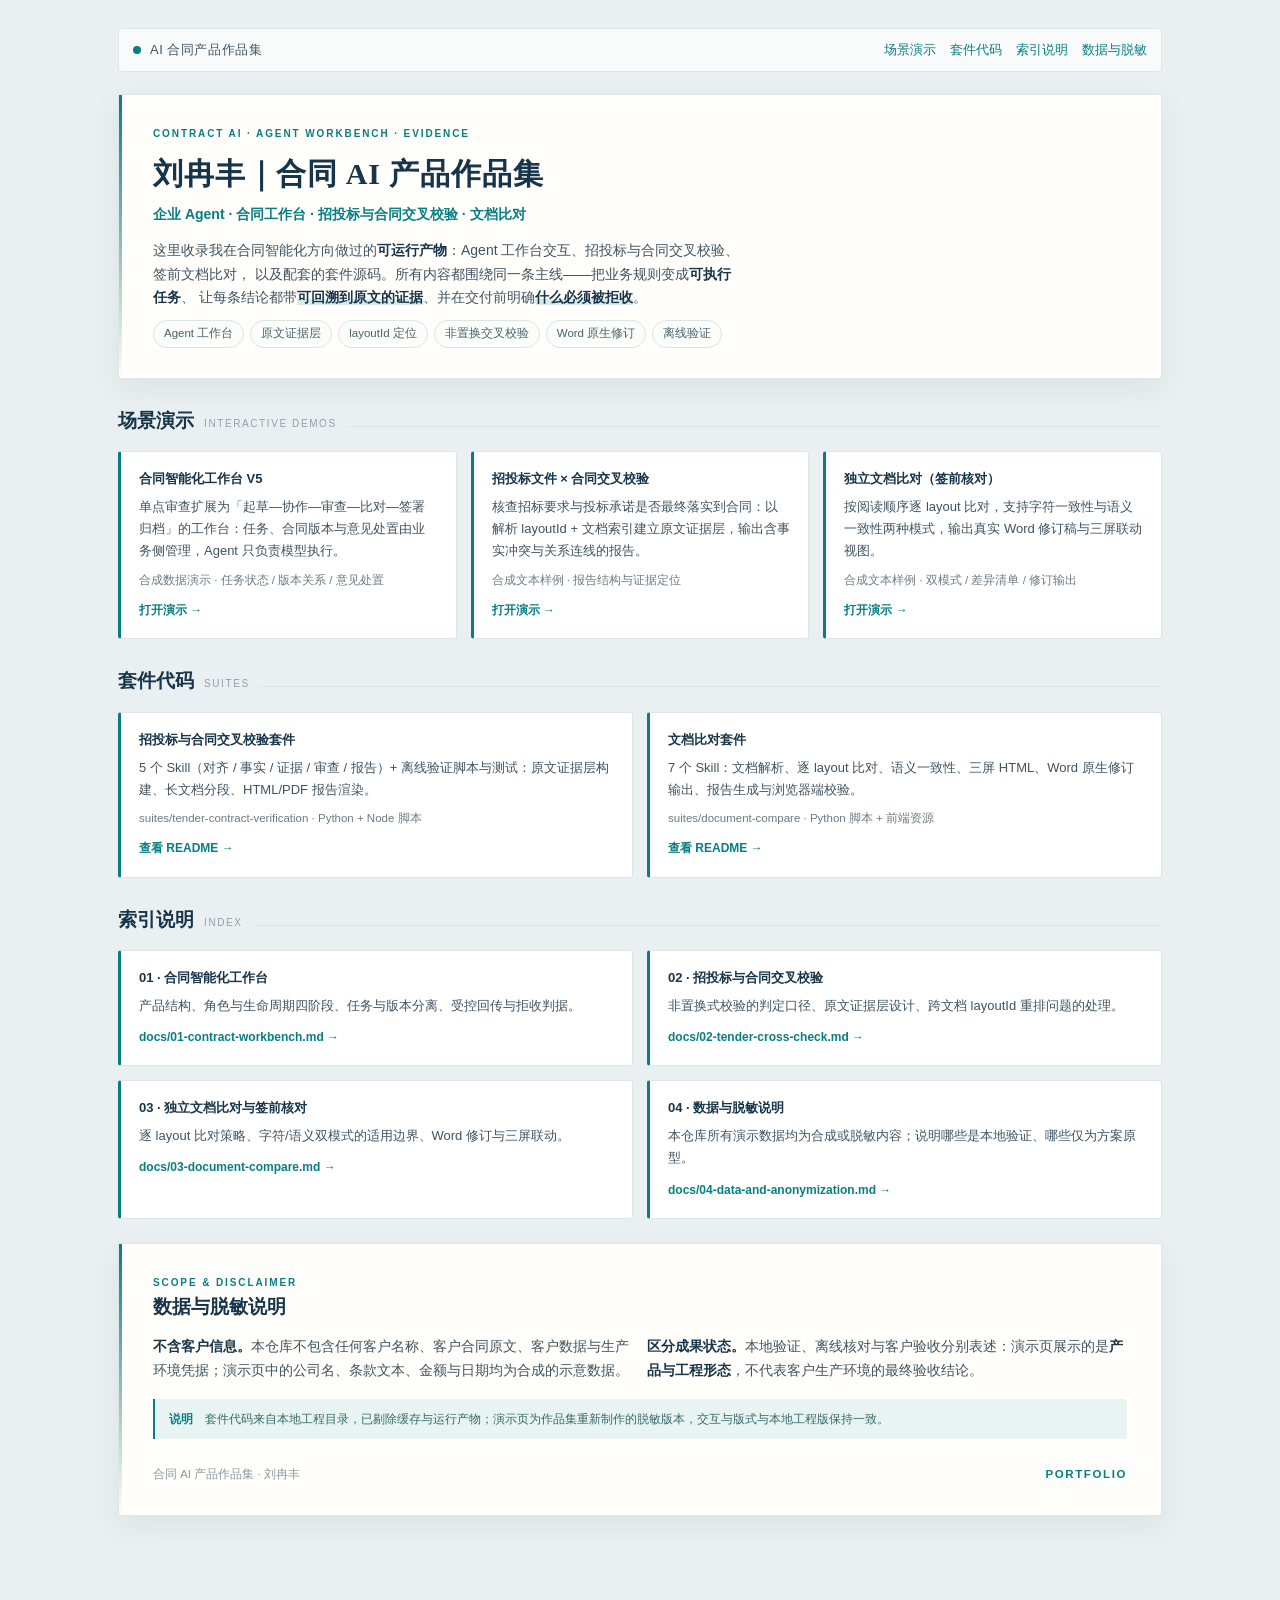
<file: index.html>
<!doctype html>
<html lang="zh-CN">
<head>
<meta charset="utf-8">
<meta name="viewport" content="width=device-width,initial-scale=1">
<title>刘冉丰 · 合同 AI 产品作品集</title>
<link rel="stylesheet" href="assets/portfolio.css">
</head>
<body>
<div class="wrap">

  <div class="topbar">
    <span class="brand">AI 合同产品作品集</span>
    <nav>
      <a href="#demos">场景演示</a>
      <a href="#suites">套件代码</a>
      <a href="#docs">索引说明</a>
      <a href="#scope">数据与脱敏</a>
    </nav>
  </div>

  <section class="sheet">
    <div class="kicker">Contract AI · Agent Workbench · Evidence</div>
    <h1>刘冉丰｜合同 AI 产品作品集</h1>
    <p class="headline">企业 Agent · 合同工作台 · 招投标与合同交叉校验 · 文档比对</p>
    <p class="lead">
      这里收录我在合同智能化方向做过的<strong>可运行产物</strong>：Agent 工作台交互、招投标与合同交叉校验、签前文档比对，
      以及配套的套件源码。所有内容都围绕同一条主线——把业务规则变成<strong>可执行任务</strong>、
      让每条结论都带<span class="hl">可回溯到原文的证据</span>、并在交付前明确<span class="hl">什么必须被拒收</span>。
    </p>
    <div class="chips">
      <span class="chip">Agent 工作台</span>
      <span class="chip">原文证据层</span>
      <span class="chip">layoutId 定位</span>
      <span class="chip">非置换交叉校验</span>
      <span class="chip">Word 原生修订</span>
      <span class="chip">离线验证</span>
    </div>
  </section>

  <div class="section-head" id="demos"><h2>场景演示</h2><span class="en">Interactive demos</span></div>
  <div class="grid cols-3">
    <article class="card">
      <h3>合同智能化工作台 V5</h3>
      <p>单点审查扩展为「起草—协作—审查—比对—签署归档」的工作台：任务、合同版本与意见处置由业务侧管理，Agent 只负责模型执行。</p>
      <span class="meta">合成数据演示 · 任务状态 / 版本关系 / 意见处置</span>
      <a class="more" href="demos/workbench-v5.html">打开演示 →</a>
    </article>
    <article class="card">
      <h3>招投标文件 × 合同交叉校验</h3>
      <p>核查招标要求与投标承诺是否最终落实到合同：以解析 layoutId + 文档索引建立原文证据层，输出含事实冲突与关系连线的报告。</p>
      <span class="meta">合成文本样例 · 报告结构与证据定位</span>
      <a class="more" href="demos/tender-cross-check.html">打开演示 →</a>
    </article>
    <article class="card">
      <h3>独立文档比对（签前核对）</h3>
      <p>按阅读顺序逐 layout 比对，支持字符一致性与语义一致性两种模式，输出真实 Word 修订稿与三屏联动视图。</p>
      <span class="meta">合成文本样例 · 双模式 / 差异清单 / 修订输出</span>
      <a class="more" href="demos/doc-compare.html">打开演示 →</a>
    </article>
  </div>

  <div class="section-head" id="suites"><h2>套件代码</h2><span class="en">Suites</span></div>
  <div class="grid cols-2">
    <article class="card">
      <h3>招投标与合同交叉校验套件</h3>
      <p>5 个 Skill（对齐 / 事实 / 证据 / 审查 / 报告）+ 离线验证脚本与测试：原文证据层构建、长文档分段、HTML/PDF 报告渲染。</p>
      <span class="meta">suites/tender-contract-verification · Python + Node 脚本</span>
      <a class="more" href="suites/tender-contract-verification/README.md">查看 README →</a>
    </article>
    <article class="card">
      <h3>文档比对套件</h3>
      <p>7 个 Skill：文档解析、逐 layout 比对、语义一致性、三屏 HTML、Word 原生修订输出、报告生成与浏览器端校验。</p>
      <span class="meta">suites/document-compare · Python 脚本 + 前端资源</span>
      <a class="more" href="suites/document-compare/README.md">查看 README →</a>
    </article>
  </div>

  <div class="section-head" id="docs"><h2>索引说明</h2><span class="en">Index</span></div>
  <div class="grid cols-2">
    <article class="card">
      <h3>01 · 合同智能化工作台</h3>
      <p>产品结构、角色与生命周期四阶段、任务与版本分离、受控回传与拒收判据。</p>
      <a class="more" href="docs/01-contract-workbench.md">docs/01-contract-workbench.md →</a>
    </article>
    <article class="card">
      <h3>02 · 招投标与合同交叉校验</h3>
      <p>非置换式校验的判定口径、原文证据层设计、跨文档 layoutId 重排问题的处理。</p>
      <a class="more" href="docs/02-tender-cross-check.md">docs/02-tender-cross-check.md →</a>
    </article>
    <article class="card">
      <h3>03 · 独立文档比对与签前核对</h3>
      <p>逐 layout 比对策略、字符/语义双模式的适用边界、Word 修订与三屏联动。</p>
      <a class="more" href="docs/03-document-compare.md">docs/03-document-compare.md →</a>
    </article>
    <article class="card">
      <h3>04 · 数据与脱敏说明</h3>
      <p>本仓库所有演示数据均为合成或脱敏内容；说明哪些是本地验证、哪些仅为方案原型。</p>
      <a class="more" href="docs/04-data-and-anonymization.md">docs/04-data-and-anonymization.md →</a>
    </article>
  </div>

  <section class="sheet" id="scope" style="margin-top:24px">
    <div class="kicker">Scope &amp; disclaimer</div>
    <h2>数据与脱敏说明</h2>
    <div class="grid cols-2">
      <div>
        <p class="lead"><strong>不含客户信息。</strong>本仓库不包含任何客户名称、客户合同原文、客户数据与生产环境凭据；演示页中的公司名、条款文本、金额与日期均为合成的示意数据。</p>
      </div>
      <div>
        <p class="lead"><strong>区分成果状态。</strong>本地验证、离线核对与客户验收分别表述：演示页展示的是<strong>产品与工程形态</strong>，不代表客户生产环境的最终验收结论。</p>
      </div>
    </div>
    <div class="note"><b>说明</b>　套件代码来自本地工程目录，已剔除缓存与运行产物；演示页为作品集重新制作的脱敏版本，交互与版式与本地工程版保持一致。</div>
    <div class="footer">
      <span>合同 AI 产品作品集 · 刘冉丰</span>
      <span class="mark">PORTFOLIO</span>
    </div>
  </section>

</div>
</body>
</html>
</file>
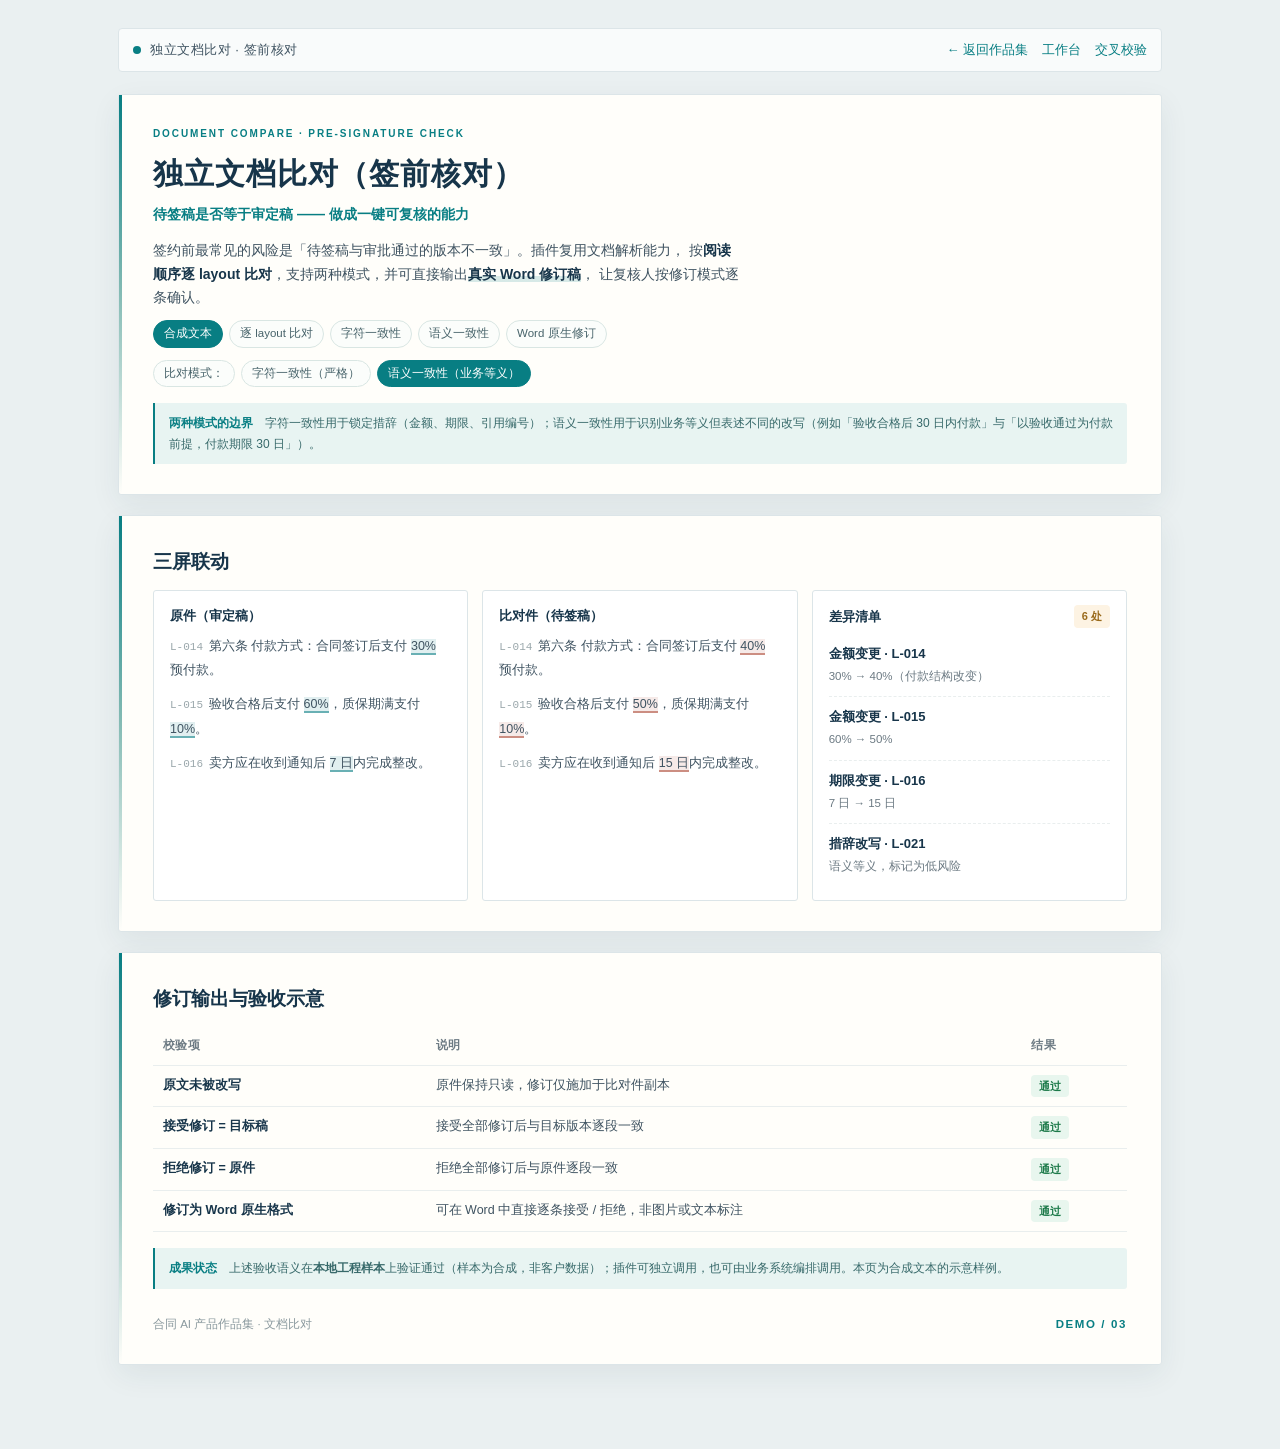
<file: demos/doc-compare.html>
<!doctype html>
<html lang="zh-CN">
<head>
<meta charset="utf-8">
<meta name="viewport" content="width=device-width,initial-scale=1">
<title>独立文档比对（签前核对）· 合成文本样例</title>
<link rel="stylesheet" href="../assets/portfolio.css">
</head>
<body>
<div class="wrap">

  <div class="topbar">
    <span class="brand">独立文档比对 · 签前核对</span>
    <nav>
      <a href="../index.html">← 返回作品集</a>
      <a href="workbench-v5.html">工作台</a>
      <a href="tender-cross-check.html">交叉校验</a>
    </nav>
  </div>

  <section class="sheet">
    <div class="kicker">Document compare · Pre-signature check</div>
    <h1>独立文档比对（签前核对）</h1>
    <p class="headline">待签稿是否等于审定稿 —— 做成一键可复核的能力</p>
    <p class="lead">
      签约前最常见的风险是「待签稿与审批通过的版本不一致」。插件复用文档解析能力，
      按<strong>阅读顺序逐 layout 比对</strong>，支持两种模式，并可直接输出<span class="hl">真实 Word 修订稿</span>，
      让复核人按修订模式逐条确认。
    </p>
    <div class="chips">
      <span class="chip on">合成文本</span>
      <span class="chip">逐 layout 比对</span>
      <span class="chip">字符一致性</span>
      <span class="chip">语义一致性</span>
      <span class="chip">Word 原生修订</span>
    </div>
    <div class="chips" style="margin-top:12px">
      <span class="chip">比对模式：</span>
      <span class="chip">字符一致性（严格）</span>
      <span class="chip on">语义一致性（业务等义）</span>
    </div>
    <div class="note"><b>两种模式的边界</b>　字符一致性用于锁定措辞（金额、期限、引用编号）；语义一致性用于识别业务等义但表述不同的改写（例如「验收合格后 30 日内付款」与「以验收通过为付款前提，付款期限 30 日」）。</div>
  </section>

  <section class="sheet">
    <h2>三屏联动</h2>
    <div class="grid cols-3">
      <div class="panel">
        <h3>原件（审定稿）</h3>
        <div class="doc">
          <p><span class="ln">L-014</span>第六条 付款方式：合同签订后支付 <span class="hit">30%</span> 预付款。</p>
          <p><span class="ln">L-015</span>验收合格后支付 <span class="hit">60%</span>，质保期满支付 <span class="hit">10%</span>。</p>
          <p><span class="ln">L-016</span>卖方应在收到通知后 <span class="hit">7 日</span>内完成整改。</p>
        </div>
      </div>
      <div class="panel">
        <h3>比对件（待签稿）</h3>
        <div class="doc">
          <p><span class="ln">L-014</span>第六条 付款方式：合同签订后支付 <span class="hit conflict">40%</span> 预付款。</p>
          <p><span class="ln">L-015</span>验收合格后支付 <span class="hit conflict">50%</span>，质保期满支付 <span class="hit conflict">10%</span>。</p>
          <p><span class="ln">L-016</span>卖方应在收到通知后 <span class="hit conflict">15 日</span>内完成整改。</p>
        </div>
      </div>
      <div class="panel">
        <h3>差异清单 <span class="badge warn">6 处</span></h3>
        <ul class="list">
          <li><span class="t">金额变更 · L-014</span><span class="s">30% → 40%（付款结构改变）</span></li>
          <li><span class="t">金额变更 · L-015</span><span class="s">60% → 50%</span></li>
          <li><span class="t">期限变更 · L-016</span><span class="s">7 日 → 15 日</span></li>
          <li><span class="t">措辞改写 · L-021</span><span class="s">语义等义，标记为低风险</span></li>
        </ul>
      </div>
    </div>
  </section>

  <section class="sheet">
    <h2>修订输出与验收示意</h2>
    <table class="plain">
      <thead><tr><th>校验项</th><th>说明</th><th>结果</th></tr></thead>
      <tbody>
        <tr><td><strong>原文未被改写</strong></td><td>原件保持只读，修订仅施加于比对件副本</td><td><span class="badge ok">通过</span></td></tr>
        <tr><td><strong>接受修订 = 目标稿</strong></td><td>接受全部修订后与目标版本逐段一致</td><td><span class="badge ok">通过</span></td></tr>
        <tr><td><strong>拒绝修订 = 原件</strong></td><td>拒绝全部修订后与原件逐段一致</td><td><span class="badge ok">通过</span></td></tr>
        <tr><td><strong>修订为 Word 原生格式</strong></td><td>可在 Word 中直接逐条接受 / 拒绝，非图片或文本标注</td><td><span class="badge ok">通过</span></td></tr>
      </tbody>
    </table>
    <div class="note"><b>成果状态</b>　上述验收语义在<strong>本地工程样本</strong>上验证通过（样本为合成，非客户数据）；插件可独立调用，也可由业务系统编排调用。本页为合成文本的示意样例。</div>
    <div class="footer">
      <span>合同 AI 产品作品集 · 文档比对</span>
      <span class="mark">DEMO / 03</span>
    </div>
  </section>

</div>
</body>
</html>
</file>
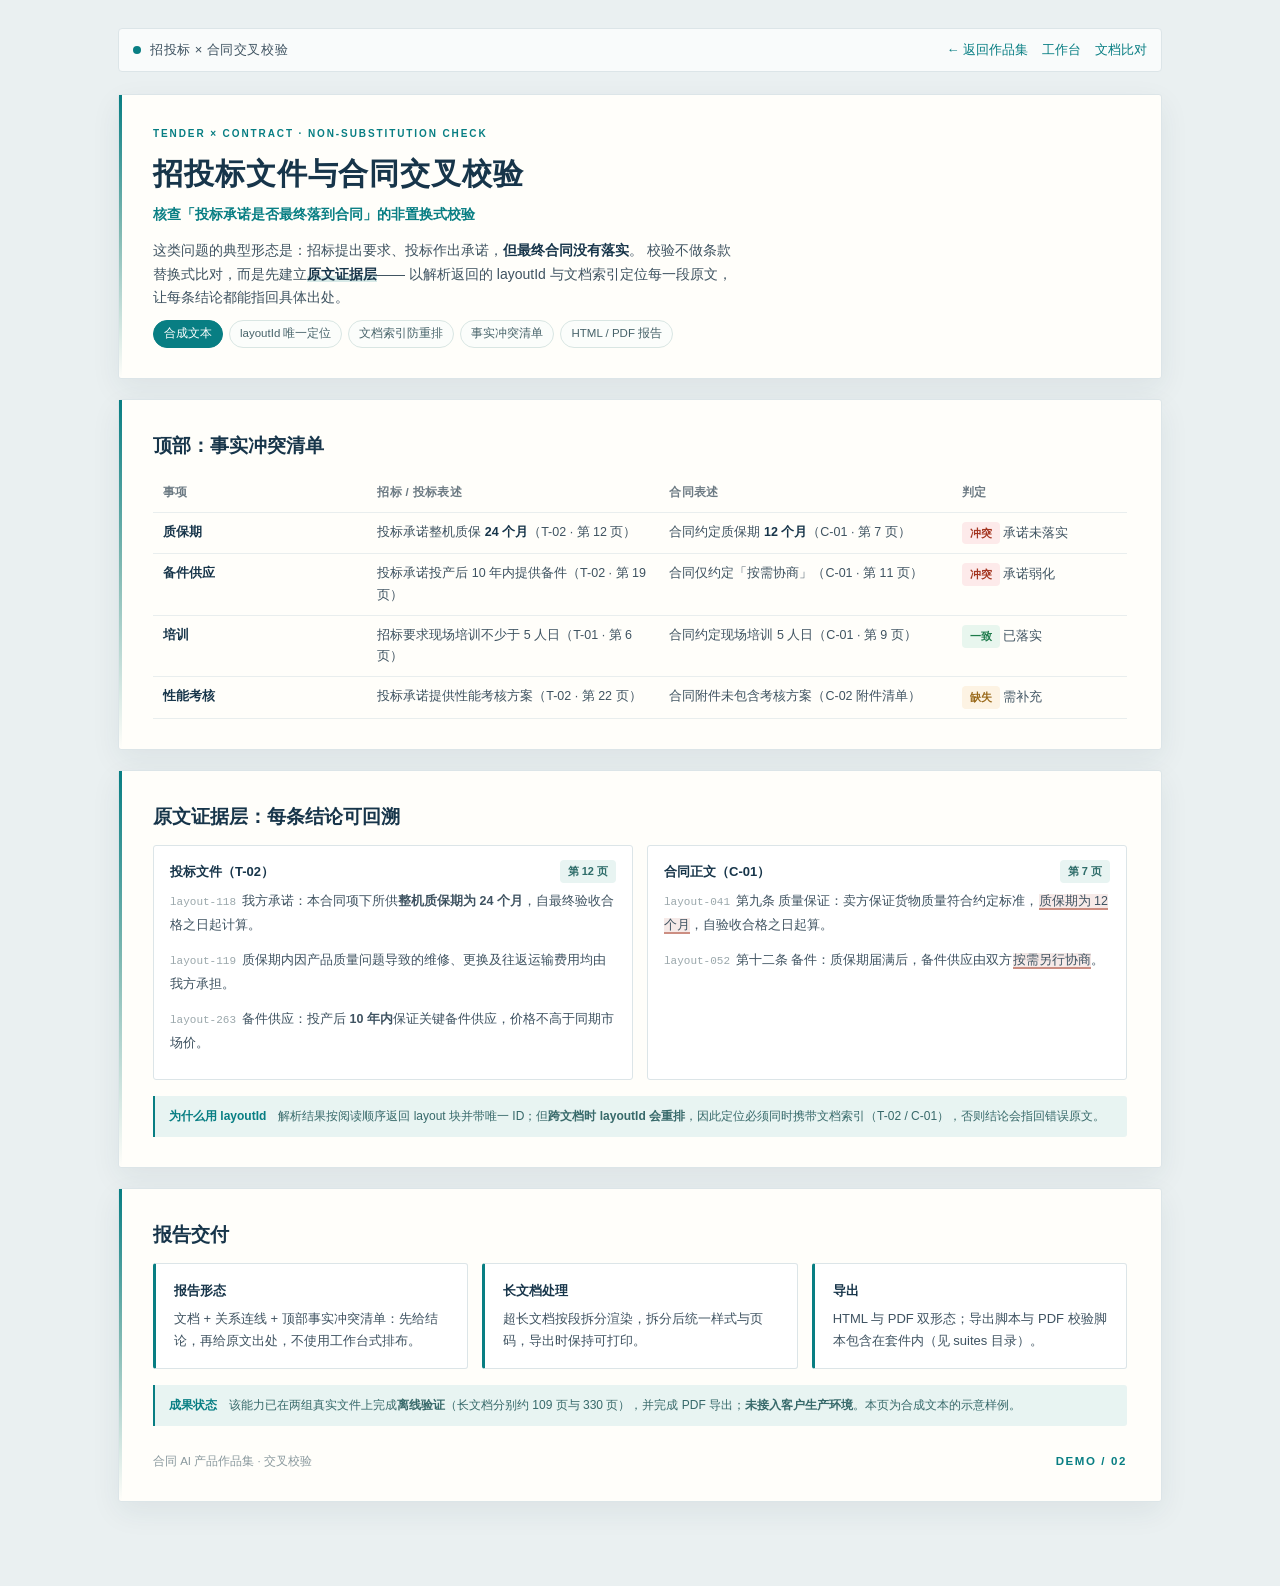
<file: demos/tender-cross-check.html>
<!doctype html>
<html lang="zh-CN">
<head>
<meta charset="utf-8">
<meta name="viewport" content="width=device-width,initial-scale=1">
<title>招投标文件 × 合同交叉校验 · 合成文本样例</title>
<link rel="stylesheet" href="../assets/portfolio.css">
</head>
<body>
<div class="wrap">

  <div class="topbar">
    <span class="brand">招投标 × 合同交叉校验</span>
    <nav>
      <a href="../index.html">← 返回作品集</a>
      <a href="workbench-v5.html">工作台</a>
      <a href="doc-compare.html">文档比对</a>
    </nav>
  </div>

  <section class="sheet">
    <div class="kicker">Tender × contract · Non-substitution check</div>
    <h1>招投标文件与合同交叉校验</h1>
    <p class="headline">核查「投标承诺是否最终落到合同」的非置换式校验</p>
    <p class="lead">
      这类问题的典型形态是：招标提出要求、投标作出承诺，<strong>但最终合同没有落实</strong>。
      校验不做条款替换式比对，而是先建立<span class="hl">原文证据层</span>——
      以解析返回的 layoutId 与文档索引定位每一段原文，让每条结论都能指回具体出处。
    </p>
    <div class="chips">
      <span class="chip on">合成文本</span>
      <span class="chip">layoutId 唯一定位</span>
      <span class="chip">文档索引防重排</span>
      <span class="chip">事实冲突清单</span>
      <span class="chip">HTML / PDF 报告</span>
    </div>
  </section>

  <section class="sheet">
    <h2>顶部：事实冲突清单</h2>
    <table class="plain">
      <thead><tr><th style="width:22%">事项</th><th style="width:30%">招标 / 投标表述</th><th style="width:30%">合同表述</th><th>判定</th></tr></thead>
      <tbody>
        <tr>
          <td><strong>质保期</strong></td>
          <td>投标承诺整机质保 <strong>24 个月</strong>（T-02 · 第 12 页）</td>
          <td>合同约定质保期 <strong>12 个月</strong>（C-01 · 第 7 页）</td>
          <td><span class="badge stop">冲突</span> 承诺未落实</td>
        </tr>
        <tr>
          <td><strong>备件供应</strong></td>
          <td>投标承诺投产后 10 年内提供备件（T-02 · 第 19 页）</td>
          <td>合同仅约定「按需协商」（C-01 · 第 11 页）</td>
          <td><span class="badge stop">冲突</span> 承诺弱化</td>
        </tr>
        <tr>
          <td><strong>培训</strong></td>
          <td>招标要求现场培训不少于 5 人日（T-01 · 第 6 页）</td>
          <td>合同约定现场培训 5 人日（C-01 · 第 9 页）</td>
          <td><span class="badge ok">一致</span> 已落实</td>
        </tr>
        <tr>
          <td><strong>性能考核</strong></td>
          <td>投标承诺提供性能考核方案（T-02 · 第 22 页）</td>
          <td>合同附件未包含考核方案（C-02 附件清单）</td>
          <td><span class="badge warn">缺失</span> 需补充</td>
        </tr>
      </tbody>
    </table>
  </section>

  <section class="sheet">
    <h2>原文证据层：每条结论可回溯</h2>
    <div class="grid cols-2">
      <div class="panel">
        <h3>投标文件（T-02）<span class="badge info">第 12 页</span></h3>
        <div class="doc">
          <p><span class="ln">layout-118</span>我方承诺：本合同项下所供<strong>整机质保期为 24 个月</strong>，自最终验收合格之日起计算。</p>
          <p><span class="ln">layout-119</span>质保期内因产品质量问题导致的维修、更换及往返运输费用均由我方承担。</p>
          <p><span class="ln">layout-263</span>备件供应：投产后 <strong>10 年内</strong>保证关键备件供应，价格不高于同期市场价。</p>
        </div>
      </div>
      <div class="panel">
        <h3>合同正文（C-01）<span class="badge info">第 7 页</span></h3>
        <div class="doc">
          <p><span class="ln">layout-041</span>第九条 质量保证：卖方保证货物质量符合约定标准，<span class="hit conflict">质保期为 12 个月</span>，自验收合格之日起算。</p>
          <p><span class="ln">layout-052</span>第十二条 备件：质保期届满后，备件供应由双方<span class="hit conflict">按需另行协商</span>。</p>
        </div>
      </div>
    </div>
    <div class="note"><b>为什么用 layoutId</b>　解析结果按阅读顺序返回 layout 块并带唯一 ID；但<strong>跨文档时 layoutId 会重排</strong>，因此定位必须同时携带文档索引（T-02 / C-01），否则结论会指回错误原文。</div>
  </section>

  <section class="sheet">
    <h2>报告交付</h2>
    <div class="grid cols-3">
      <div class="card"><h3>报告形态</h3><p>文档 + 关系连线 + 顶部事实冲突清单：先给结论，再给原文出处，不使用工作台式排布。</p></div>
      <div class="card"><h3>长文档处理</h3><p>超长文档按段拆分渲染，拆分后统一样式与页码，导出时保持可打印。</p></div>
      <div class="card"><h3>导出</h3><p>HTML 与 PDF 双形态；导出脚本与 PDF 校验脚本包含在套件内（见 suites 目录）。</p></div>
    </div>
    <div class="note"><b>成果状态</b>　该能力已在两组真实文件上完成<strong>离线验证</strong>（长文档分别约 109 页与 330 页），并完成 PDF 导出；<strong>未接入客户生产环境</strong>。本页为合成文本的示意样例。</div>
    <div class="footer">
      <span>合同 AI 产品作品集 · 交叉校验</span>
      <span class="mark">DEMO / 02</span>
    </div>
  </section>

</div>
</body>
</html>
</file>
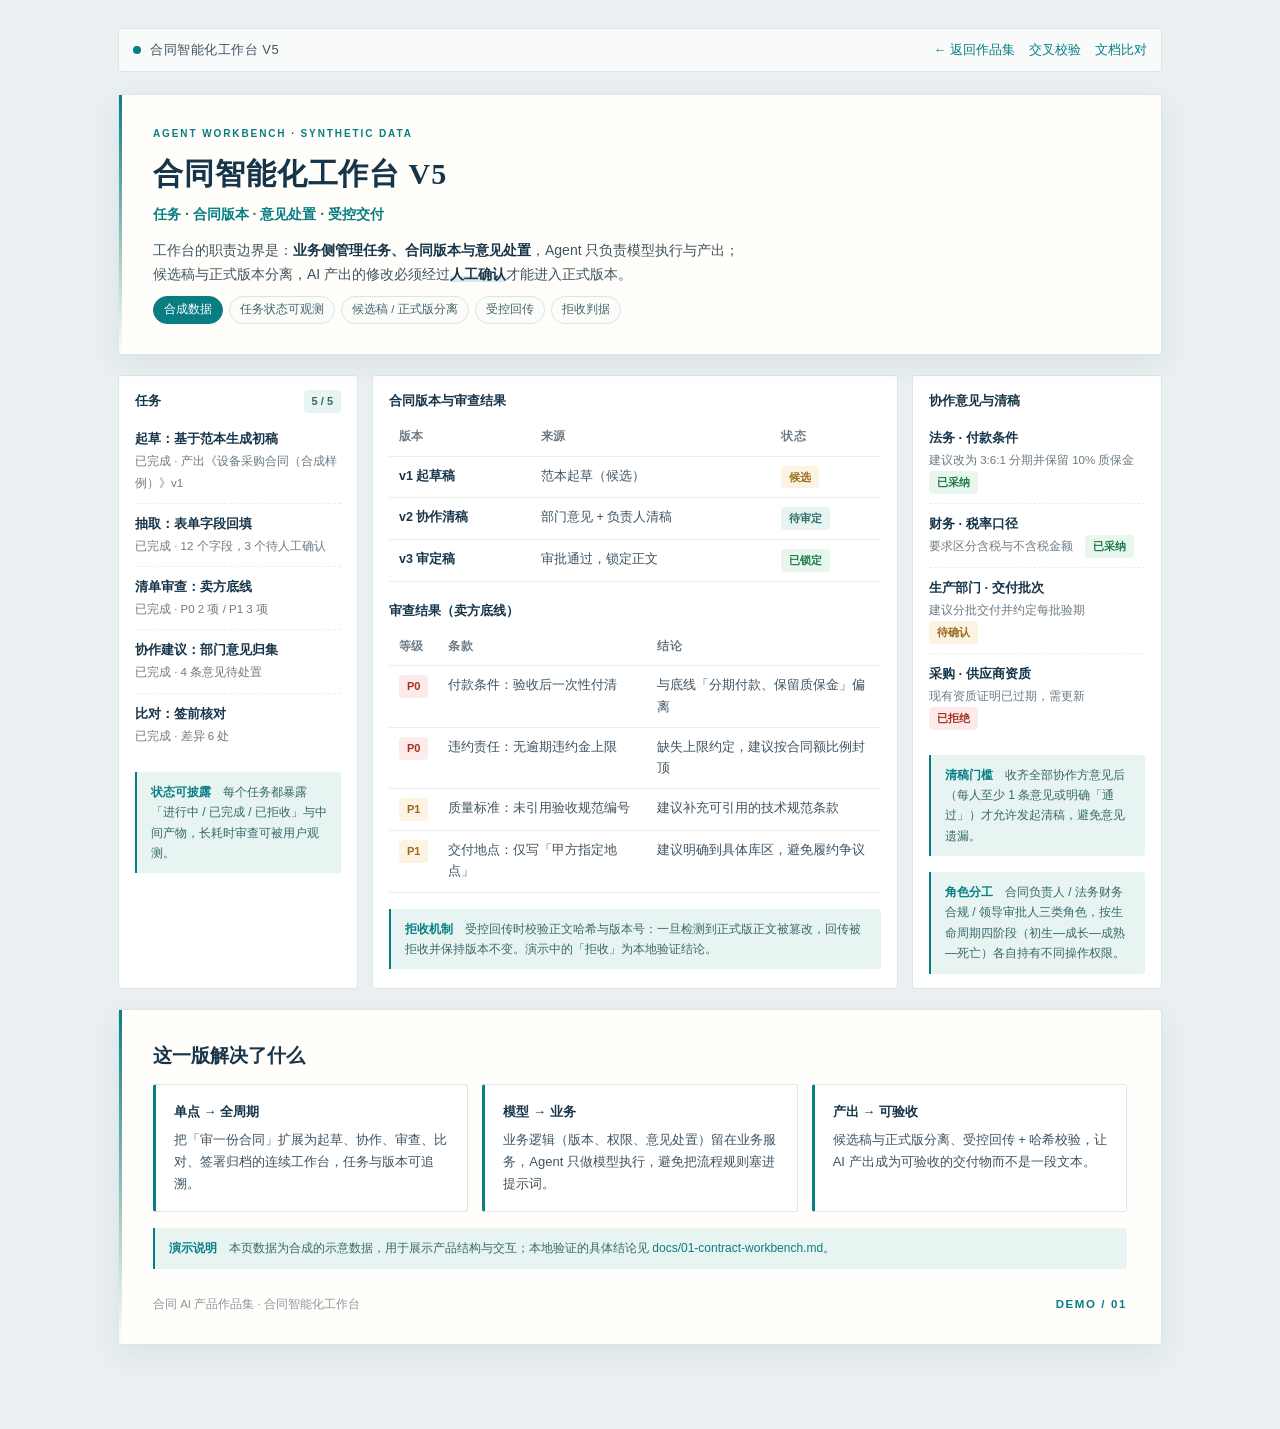
<file: demos/workbench-v5.html>
<!doctype html>
<html lang="zh-CN">
<head>
<meta charset="utf-8">
<meta name="viewport" content="width=device-width,initial-scale=1">
<title>合同智能化工作台 V5 · 合成数据演示</title>
<link rel="stylesheet" href="../assets/portfolio.css">
</head>
<body>
<div class="wrap">

  <div class="topbar">
    <span class="brand">合同智能化工作台 V5</span>
    <nav>
      <a href="../index.html">← 返回作品集</a>
      <a href="tender-cross-check.html">交叉校验</a>
      <a href="doc-compare.html">文档比对</a>
    </nav>
  </div>

  <section class="sheet">
    <div class="kicker">Agent workbench · Synthetic data</div>
    <h1>合同智能化工作台 V5</h1>
    <p class="headline">任务 · 合同版本 · 意见处置 · 受控交付</p>
    <p class="lead">
      工作台的职责边界是：<strong>业务侧管理任务、合同版本与意见处置</strong>，Agent 只负责模型执行与产出；
      候选稿与正式版本分离，AI 产出的修改必须经过<span class="hl">人工确认</span>才能进入正式版本。
    </p>
    <div class="chips">
      <span class="chip on">合成数据</span>
      <span class="chip">任务状态可观测</span>
      <span class="chip">候选稿 / 正式版分离</span>
      <span class="chip">受控回传</span>
      <span class="chip">拒收判据</span>
    </div>
  </section>

  <div class="demo-grid">
    <section class="panel">
      <h3>任务 <span class="badge info">5 / 5</span></h3>
      <ul class="list">
        <li><span class="t">起草：基于范本生成初稿</span><span class="s">已完成 · 产出《设备采购合同（合成样例）》v1</span></li>
        <li><span class="t">抽取：表单字段回填</span><span class="s">已完成 · 12 个字段，3 个待人工确认</span></li>
        <li><span class="t">清单审查：卖方底线</span><span class="s">已完成 · P0 2 项 / P1 3 项</span></li>
        <li><span class="t">协作建议：部门意见归集</span><span class="s">已完成 · 4 条意见待处置</span></li>
        <li><span class="t">比对：签前核对</span><span class="s">已完成 · 差异 6 处</span></li>
      </ul>
      <div class="note"><b>状态可披露</b>　每个任务都暴露「进行中 / 已完成 / 已拒收」与中间产物，长耗时审查可被用户观测。</div>
    </section>

    <section class="panel">
      <h3>合同版本与审查结果</h3>
      <table class="plain">
        <thead><tr><th>版本</th><th>来源</th><th>状态</th></tr></thead>
        <tbody>
          <tr><td><strong>v1 起草稿</strong></td><td>范本起草（候选）</td><td><span class="badge warn">候选</span></td></tr>
          <tr><td><strong>v2 协作清稿</strong></td><td>部门意见 + 负责人清稿</td><td><span class="badge info">待审定</span></td></tr>
          <tr><td><strong>v3 审定稿</strong></td><td>审批通过，锁定正文</td><td><span class="badge ok">已锁定</span></td></tr>
        </tbody>
      </table>

      <h3 style="margin-top:18px">审查结果（卖方底线）</h3>
      <table class="plain">
        <thead><tr><th>等级</th><th>条款</th><th>结论</th></tr></thead>
        <tbody>
          <tr><td><span class="badge stop">P0</span></td><td>付款条件：验收后一次性付清</td><td>与底线「分期付款、保留质保金」偏离</td></tr>
          <tr><td><span class="badge stop">P0</span></td><td>违约责任：无逾期违约金上限</td><td>缺失上限约定，建议按合同额比例封顶</td></tr>
          <tr><td><span class="badge warn">P1</span></td><td>质量标准：未引用验收规范编号</td><td>建议补充可引用的技术规范条款</td></tr>
          <tr><td><span class="badge warn">P1</span></td><td>交付地点：仅写「甲方指定地点」</td><td>建议明确到具体库区，避免履约争议</td></tr>
        </tbody>
      </table>

      <div class="note"><b>拒收机制</b>　受控回传时校验正文哈希与版本号：一旦检测到正式版正文被篡改，回传被拒收并保持版本不变。演示中的「拒收」为本地验证结论。</div>
    </section>

    <section class="panel">
      <h3>协作意见与清稿</h3>
      <ul class="list">
        <li><span class="t">法务 · 付款条件</span><span class="s">建议改为 3:6:1 分期并保留 10% 质保金　<span class="badge ok">已采纳</span></span></li>
        <li><span class="t">财务 · 税率口径</span><span class="s">要求区分含税与不含税金额　<span class="badge ok">已采纳</span></span></li>
        <li><span class="t">生产部门 · 交付批次</span><span class="s">建议分批交付并约定每批验期　<span class="badge warn">待确认</span></span></li>
        <li><span class="t">采购 · 供应商资质</span><span class="s">现有资质证明已过期，需更新　<span class="badge stop">已拒绝</span></span></li>
      </ul>
      <div class="note"><b>清稿门槛</b>　收齐全部协作方意见后（每人至少 1 条意见或明确「通过」）才允许发起清稿，避免意见遗漏。</div>
      <div class="note"><b>角色分工</b>　合同负责人 / 法务财务合规 / 领导审批人三类角色，按生命周期四阶段（初生—成长—成熟—死亡）各自持有不同操作权限。</div>
    </section>
  </div>

  <section class="sheet" style="margin-top:20px">
    <h2>这一版解决了什么</h2>
    <div class="grid cols-3">
      <div class="card"><h3>单点 → 全周期</h3><p>把「审一份合同」扩展为起草、协作、审查、比对、签署归档的连续工作台，任务与版本可追溯。</p></div>
      <div class="card"><h3>模型 → 业务</h3><p>业务逻辑（版本、权限、意见处置）留在业务服务，Agent 只做模型执行，避免把流程规则塞进提示词。</p></div>
      <div class="card"><h3>产出 → 可验收</h3><p>候选稿与正式版分离、受控回传 + 哈希校验，让 AI 产出成为可验收的交付物而不是一段文本。</p></div>
    </div>
    <div class="note"><b>演示说明</b>　本页数据为合成的示意数据，用于展示产品结构与交互；本地验证的具体结论见 <a href="../docs/01-contract-workbench.md">docs/01-contract-workbench.md</a>。</div>
    <div class="footer">
      <span>合同 AI 产品作品集 · 合同智能化工作台</span>
      <span class="mark">DEMO / 01</span>
    </div>
  </section>

</div>
</body>
</html>
</file>
<file: assets/portfolio.css>
/* 作品集统一视觉体系 —— 与简历（A4 版）同一套色彩与字体层级 */
:root {
  --ink: #182b3a;
  --ink-soft: #3f5361;
  --muted: #6c7a83;
  --line: #dce5e8;
  --paper: #fffefa;
  --canvas: #eaf0f1;
  --accent: #087e83;
  --accent-soft: #e8f4f2;
  --navy: #17354a;
  --warm: #f7f4ed;
  --serif: "Iowan Old Style", "Palatino Linotype", "Songti SC", serif;
  --sans: "Aptos", "Microsoft YaHei UI", "Microsoft YaHei", "PingFang SC", sans-serif;
}
* { box-sizing: border-box; }
body {
  margin: 0;
  background: var(--canvas);
  color: var(--ink);
  font-family: var(--sans);
  line-height: 1.7;
}
a { color: var(--accent); text-decoration: none; }
a:hover { text-decoration: underline; }

.wrap { max-width: 1080px; margin: 0 auto; padding: 28px 18px 64px; }

/* 顶部导航 */
.topbar {
  display: flex; align-items: center; justify-content: space-between;
  gap: 16px; padding: 10px 14px; margin-bottom: 22px;
  background: rgba(255, 255, 255, .72); border: 1px solid var(--line); border-radius: 4px;
  font-size: 13px; color: var(--ink-soft);
}
.topbar .brand { display: flex; align-items: center; gap: 9px; letter-spacing: .04em; }
.topbar .brand::before { content: ""; width: 8px; height: 8px; border-radius: 50%; background: var(--accent); }
.topbar nav { display: flex; gap: 14px; flex-wrap: wrap; }

/* 纸面 */
.sheet {
  background: var(--paper); border: 1px solid var(--line); border-radius: 3px;
  padding: 30px 34px; margin-bottom: 20px; position: relative;
  box-shadow: 0 10px 30px rgba(29, 52, 64, .07);
}
.sheet::before {
  content: ""; position: absolute; inset: 0 auto 0 0; width: 3px;
  background: linear-gradient(180deg, var(--accent), #80b9b2 48%, transparent 100%);
}
.kicker { color: var(--accent); font-size: 10px; font-weight: 700; letter-spacing: .19em; text-transform: uppercase; }
h1 { font-family: var(--serif); font-size: 30px; font-weight: 600; color: var(--navy); margin: 6px 0 4px; letter-spacing: .03em; }
h2 { font-family: var(--serif); font-size: 19px; font-weight: 600; color: var(--navy); margin: 0 0 12px; }
h3 { font-size: 13px; font-weight: 700; color: var(--navy); margin: 0 0 6px; }
.headline { color: var(--accent); font-weight: 650; font-size: 14px; margin: 0 0 12px; }
.lead { color: var(--ink-soft); font-size: 14px; max-width: 76ch; margin: 0; }
.lead strong { color: var(--navy); font-weight: 650; }
.lead .hl { color: var(--navy); font-weight: 600; background: linear-gradient(180deg, transparent 62%, rgba(8, 126, 131, .16) 62%); }

.section-head { display: flex; align-items: baseline; gap: 10px; margin: 26px 0 14px; }
.section-head h2 { margin: 0; }
.section-head .en { color: #92a1a4; font-size: 10px; letter-spacing: .16em; text-transform: uppercase; }
.section-head::after { content: ""; height: 1px; flex: 1; background: var(--line); }

/* 卡片网格 */
.grid { display: grid; gap: 14px; }
.grid.cols-2 { grid-template-columns: repeat(2, minmax(0, 1fr)); }
.grid.cols-3 { grid-template-columns: repeat(3, minmax(0, 1fr)); }
.card {
  background: #fff; border: 1px solid var(--line); border-left: 3px solid var(--accent);
  border-radius: 3px; padding: 16px 18px;
}
.card p { margin: 0; color: var(--ink-soft); font-size: 13px; }
.card .meta { display: block; margin-top: 8px; color: var(--muted); font-size: 11.5px; }
.card a.more { display: inline-block; margin-top: 10px; font-size: 12px; font-weight: 650; }

/* 标签 */
.chips { display: flex; flex-wrap: wrap; gap: 6px; margin-top: 10px; }
.chip {
  padding: 3px 10px; border: 1px solid #d9e6e3; border-radius: 999px;
  background: #fbfdfb; color: #47636a; font-size: 11.5px;
}
.chip.on { background: var(--accent); border-color: var(--accent); color: #fff; }
.badge { display: inline-block; padding: 2px 8px; border-radius: 4px; font-size: 11px; font-weight: 650; }
.badge.ok { background: #e8f6ee; color: #1d7a4a; }
.badge.warn { background: #fdf3e3; color: #9a6a1b; }
.badge.stop { background: #fdeaea; color: #a3341f; }
.badge.info { background: var(--accent-soft); color: #2f6d6a; }

/* 演示页骨架 */
.demo-grid { display: grid; grid-template-columns: 240px minmax(0, 1fr) 250px; gap: 14px; }
.panel { background: #fff; border: 1px solid var(--line); border-radius: 3px; padding: 14px 16px; }
.panel h3 { display: flex; justify-content: space-between; align-items: center; }
.list { list-style: none; margin: 0; padding: 0; }
.list li { padding: 9px 0; border-bottom: 1px dashed #e9eeee; font-size: 13px; color: var(--ink-soft); }
.list li:last-child { border-bottom: 0; }
.list .t { color: var(--navy); font-weight: 650; display: block; font-size: 13px; }
.list .s { color: var(--muted); font-size: 11.5px; }

.doc { font-size: 12.5px; line-height: 1.95; color: var(--ink-soft); }
.doc p { margin: 0 0 10px; }
.doc .ln { color: #9aa7ab; font-size: 11px; margin-right: 6px; font-family: ui-monospace, Consolas, monospace; }
.hit { background: rgba(8, 126, 131, .12); border-bottom: 2px solid rgba(8, 126, 131, .55); }
.hit.conflict { background: rgba(163, 52, 31, .1); border-bottom-color: rgba(163, 52, 31, .5); }

table.plain { width: 100%; border-collapse: collapse; font-size: 12.5px; }
table.plain th, table.plain td { text-align: left; padding: 9px 10px; border-bottom: 1px solid #e9eeee; vertical-align: top; }
table.plain th { color: var(--muted); font-weight: 600; font-size: 11.5px; letter-spacing: .03em; }
table.plain td { color: var(--ink-soft); }
table.plain td strong { color: var(--navy); }

.note {
  margin-top: 16px; padding: 10px 14px; background: var(--accent-soft);
  color: #37696a; font-size: 12px; border-left: 2px solid var(--accent); border-radius: 0 3px 3px 0;
}
.note b { color: var(--accent); }
.footer { margin-top: 26px; color: #8a999e; font-size: 11.5px; display: flex; justify-content: space-between; gap: 12px; flex-wrap: wrap; }
.footer .mark { color: var(--accent); letter-spacing: .14em; font-weight: 700; }

@media (max-width: 900px) {
  .grid.cols-2, .grid.cols-3, .demo-grid { grid-template-columns: 1fr; }
  .sheet { padding: 22px 20px; }
  h1 { font-size: 26px; }
}
</file>
